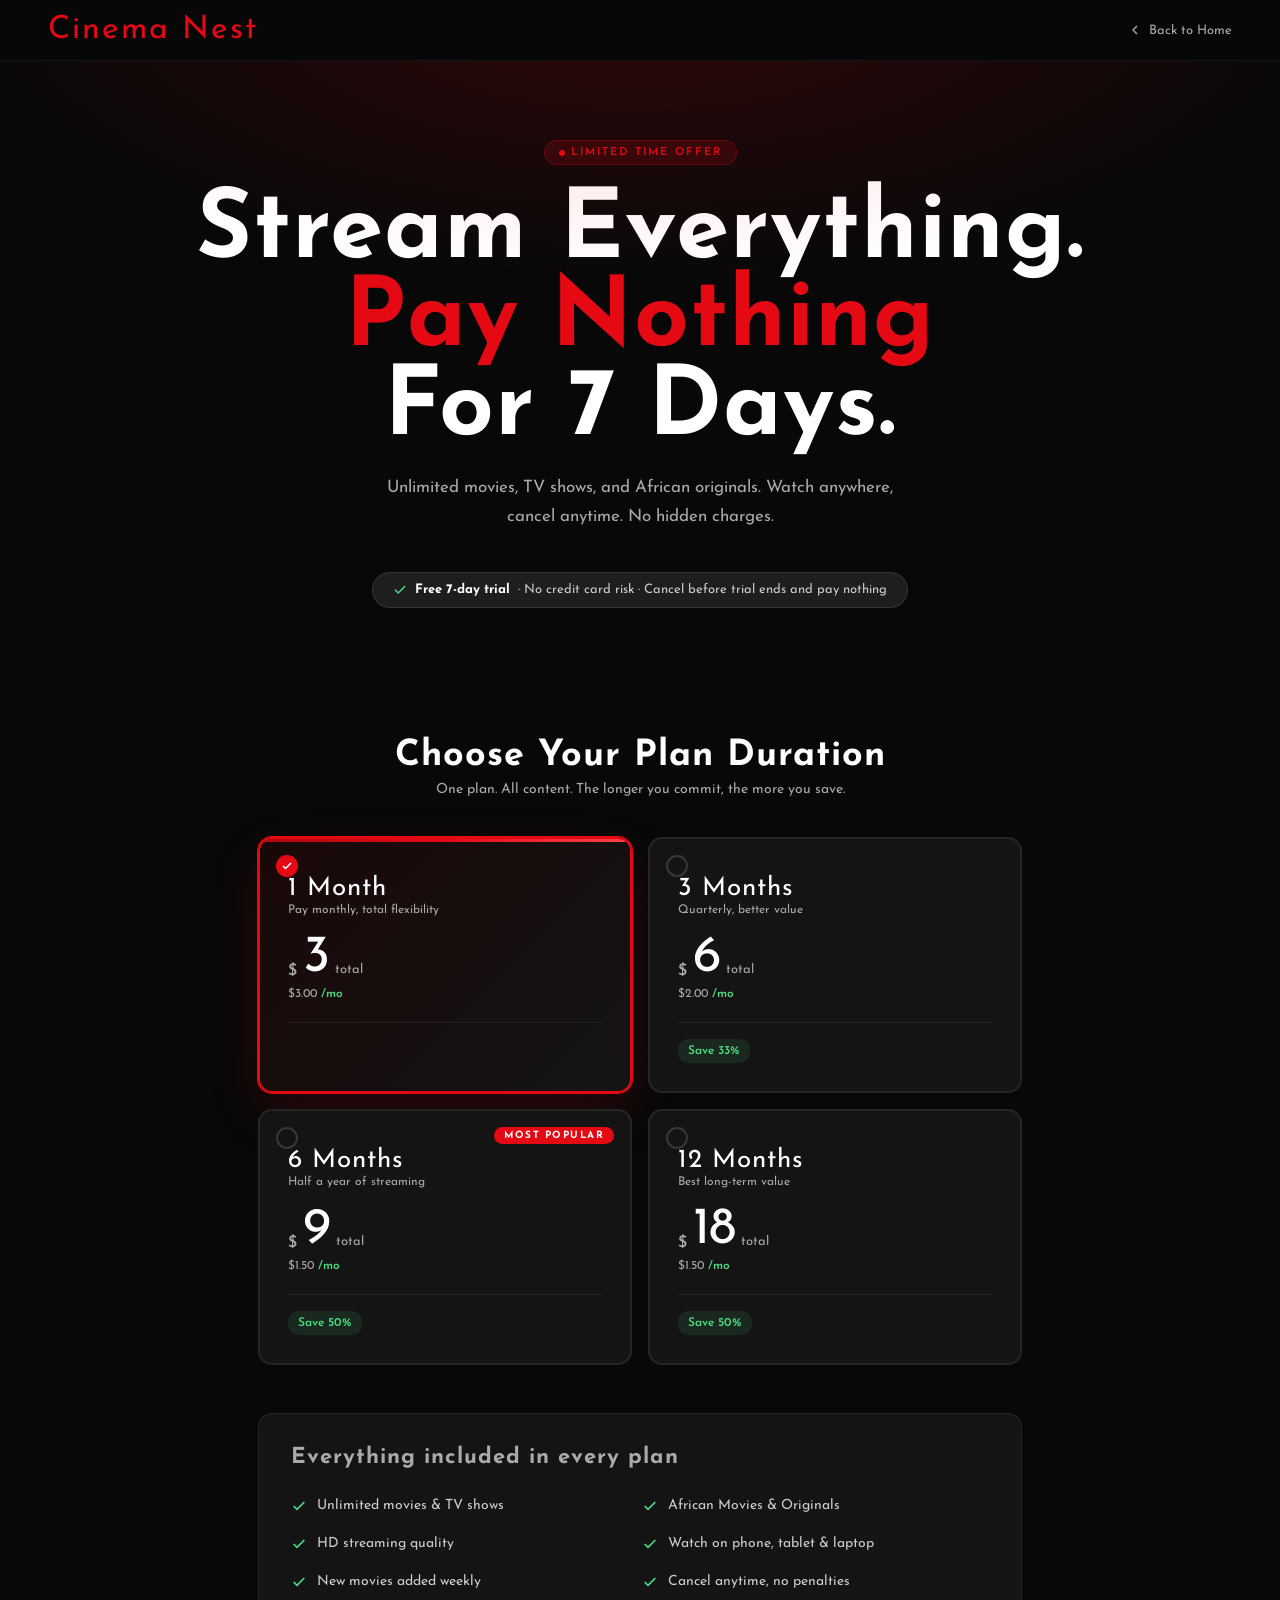
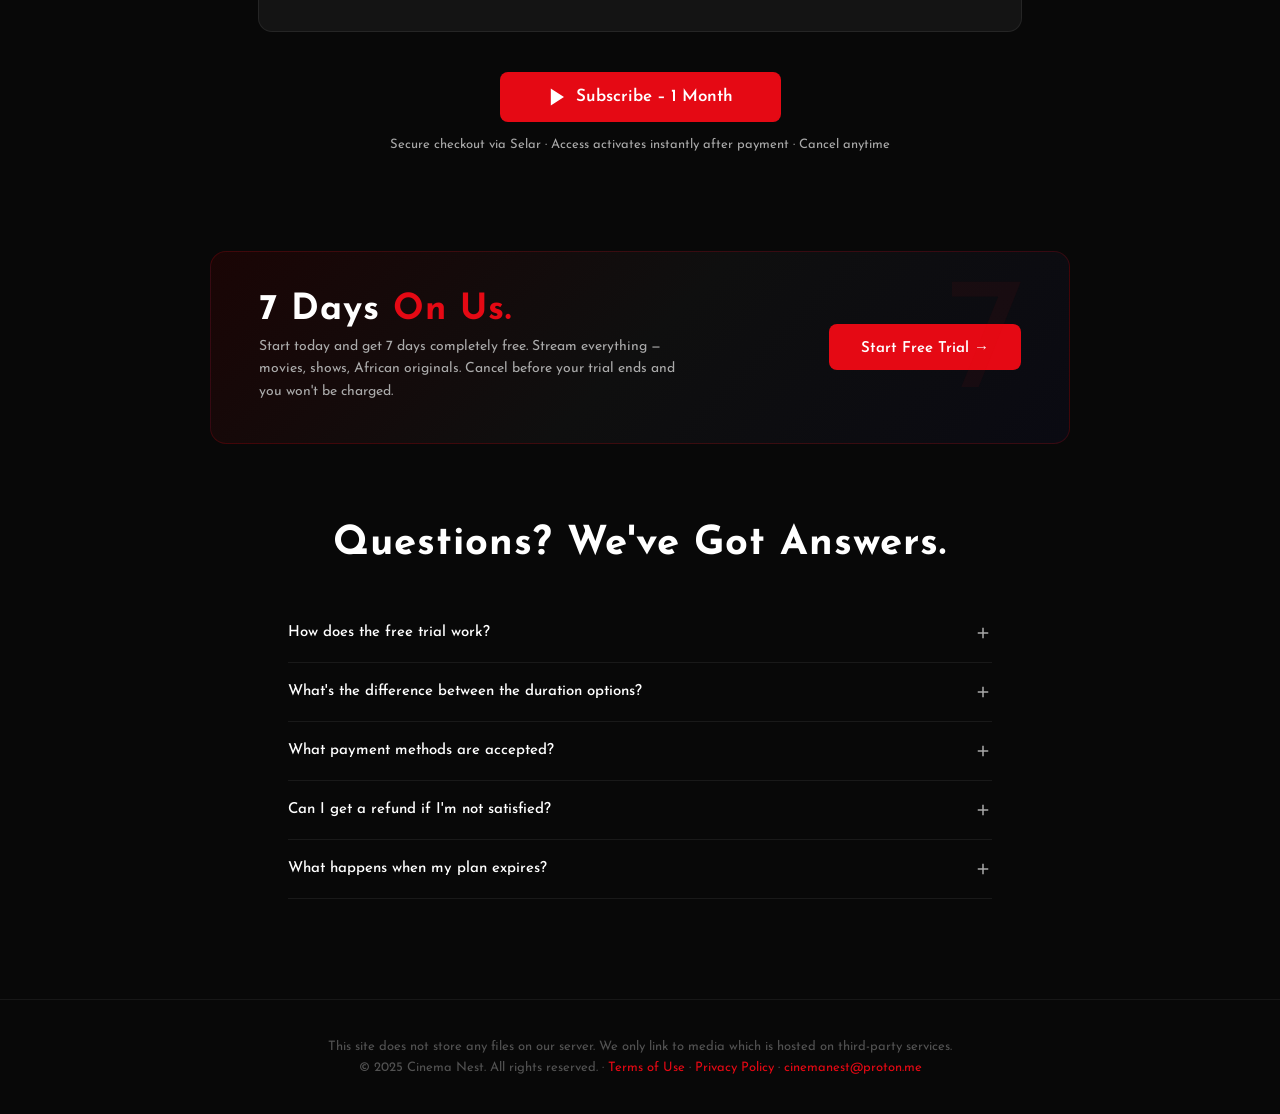
<file: pricing.html>
<!DOCTYPE html>
<html lang="en">
<head>
<meta charset="UTF-8">
<meta name="viewport" content="width=device-width, initial-scale=1.0">
<title>Cinema Nest – Plans & Pricing</title>
<link rel="manifest" href="/manifest.json">
<meta name="theme-color" content="#0a0a0a">
<link rel="icon" href="/icons/icon-192.png">
<link rel="apple-touch-icon" href="/icons/icon-192.png">
<link href="https://fonts.googleapis.com/css2?family=Josefin+Sans:wght@300;400;500;600;700&display=swap" rel="stylesheet">
<style>
:root {
  --red: #e50914;
  --red-dark: #b0060f;
  --bg: #0a0a0a;
  --surface: #141414;
  --surface2: #1e1e1e;
  --text: #fff;
  --muted: #aaa;
  --radius: 6px;
}
*, *::before, *::after { margin: 0; padding: 0; box-sizing: border-box; }
body { background: #080808; color: var(--text); font-family: 'Josefin Sans', sans-serif; overflow-x: hidden; min-height: 100vh; }

/* ─── NAV ─── */
.nav {
  position: fixed; top: 0; width: 100%; z-index: 1000;
  display: flex; align-items: center; justify-content: space-between;
  padding: 14px 48px;
  background: rgba(8,8,8,.96); backdrop-filter: blur(12px);
  border-bottom: 1px solid rgba(255,255,255,.05);
}
.logo { font-family: 'Josefin Sans', sans-serif; font-size: 32px; color: var(--red); letter-spacing: 2px; cursor: pointer; text-decoration: none; }
.nav-back { color: var(--muted); font-size: 13px; text-decoration: none; display: flex; align-items: center; gap: 6px; transition: color .2s; }
.nav-back:hover { color: var(--text); }
.nav-back svg { width: 16px; height: 16px; stroke: currentColor; fill: none; stroke-width: 2; }

/* ─── HERO ─── */
.hero {
  padding: 140px 48px 70px;
  text-align: center; position: relative; overflow: hidden;
}
.hero::before {
  content: ''; position: absolute; inset: 0;
  background: radial-gradient(ellipse 80% 60% at 50% 0%, rgba(229,9,20,.18) 0%, transparent 70%);
  pointer-events: none;
}
.hero-eyebrow {
  display: inline-flex; align-items: center; gap: 6px;
  background: rgba(229,9,20,.15); border: 1px solid rgba(229,9,20,.3);
  color: var(--red); font-size: 11px; font-weight: 600;
  letter-spacing: 2px; text-transform: uppercase;
  padding: 6px 14px; border-radius: 20px; margin-bottom: 24px;
}
.hero-eyebrow span { width: 6px; height: 6px; border-radius: 50%; background: var(--red); animation: pulse 2s infinite; }
@keyframes pulse { 0%,100%{opacity:1;transform:scale(1)} 50%{opacity:.5;transform:scale(.7)} }
.hero h1 {
  font-family: 'Josefin Sans', sans-serif;
  font-size: clamp(48px, 8vw, 96px);
  line-height: .92; letter-spacing: 1px; margin-bottom: 20px;
}
.hero h1 span { color: var(--red); }
.hero p { font-size: 17px; color: var(--muted); line-height: 1.7; max-width: 520px; margin: 0 auto 40px; }
.trial-badge {
  display: inline-flex; align-items: center; gap: 8px;
  background: var(--surface2); border: 1px solid rgba(255,255,255,.1);
  padding: 10px 20px; border-radius: 30px; font-size: 13px; color: #ccc;
}
.trial-badge strong { color: #fff; }

/* ─── PRICING SECTION ─── */
.pricing-section { padding: 60px 48px 100px; max-width: 860px; margin: 0 auto; }

.section-label {
  text-align: center; margin-bottom: 40px;
}
.section-label h2 {
  font-family: 'Josefin Sans', sans-serif;
  font-size: 36px; letter-spacing: 1px; margin-bottom: 8px;
}
.section-label p { font-size: 14px; color: var(--muted); }

/* ─── DURATION CARDS ─── */
.duration-grid {
  display: grid;
  grid-template-columns: repeat(2, 1fr);
  gap: 16px;
  margin-bottom: 48px;
}

.duration-card {
  background: var(--surface);
  border: 2px solid rgba(255,255,255,.07);
  border-radius: 14px; padding: 28px;
  cursor: pointer; position: relative; overflow: hidden;
  transition: border-color .25s, background .25s, transform .25s, box-shadow .25s;
  user-select: none;
}
.duration-card:hover {
  border-color: rgba(229,9,20,.5);
  transform: translateY(-3px);
  box-shadow: 0 16px 40px rgba(0,0,0,.4);
}
.duration-card.selected {
  border-color: var(--red);
  background: linear-gradient(135deg, #1a0808 0%, #141414 100%);
  box-shadow: 0 0 0 1px var(--red), 0 20px 50px rgba(229,9,20,.15);
}
.duration-card.selected::before {
  content: ''; position: absolute; top: 0; left: 0; right: 0; height: 3px;
  background: linear-gradient(90deg, var(--red-dark), var(--red), #ff4444);
}
.duration-card.featured-duration {
  grid-column: span 1;
}

/* Popular badge */
.pop-badge {
  position: absolute; top: 16px; right: 16px;
  background: var(--red); color: #fff;
  font-size: 10px; font-weight: 700; letter-spacing: 1.5px;
  text-transform: uppercase; padding: 3px 10px; border-radius: 10px;
}

/* Selected checkmark */
.check-ring {
  position: absolute; top: 16px; left: 16px;
  width: 22px; height: 22px; border-radius: 50%;
  border: 2px solid rgba(255,255,255,.15);
  display: flex; align-items: center; justify-content: center;
  transition: background .2s, border-color .2s;
}
.duration-card.selected .check-ring {
  background: var(--red); border-color: var(--red);
}
.check-ring svg { width: 12px; height: 12px; stroke: #fff; fill: none; stroke-width: 3; opacity: 0; transition: opacity .2s; }
.duration-card.selected .check-ring svg { opacity: 1; }

.duration-header { margin-top: 8px; margin-bottom: 16px; }
.duration-name {
  font-family: 'Josefin Sans', sans-serif;
  font-size: 26px; letter-spacing: 1px; margin-bottom: 2px;
}
.duration-sub { font-size: 12px; color: var(--muted); }

.duration-price-row { display: flex; align-items: flex-end; gap: 6px; margin-bottom: 4px; }
.duration-currency { font-size: 16px; font-weight: 600; color: var(--muted); margin-bottom: 5px; }
.duration-amount { font-family: 'Josefin Sans', sans-serif; font-size: 52px; line-height: 1; letter-spacing: -1px; }
.duration-period { font-size: 13px; color: var(--muted); margin-bottom: 8px; }

.duration-per-month {
  font-size: 12px; color: var(--muted); margin-bottom: 16px; min-height: 18px;
}
.duration-per-month span { color: #4ade80; font-weight: 600; }

.duration-divider { border: none; border-top: 1px solid rgba(255,255,255,.06); margin-bottom: 16px; }

.duration-saving {
  display: inline-flex; align-items: center; gap: 5px;
  font-size: 12px; font-weight: 600;
  padding: 3px 10px; border-radius: 10px;
  min-height: 24px;
}
.duration-saving.green { background: rgba(74,222,128,.1); color: #4ade80; }
.duration-saving.none { color: transparent; }

/* ─── FEATURES ─── */
.features-box {
  background: var(--surface); border: 1px solid rgba(255,255,255,.07);
  border-radius: 14px; padding: 32px; margin-bottom: 40px;
}
.features-box h3 {
  font-family: 'Josefin Sans', sans-serif;
  font-size: 22px; letter-spacing: 1px; margin-bottom: 20px; color: var(--muted);
}
.features-grid { display: grid; grid-template-columns: repeat(2, 1fr); gap: 4px; }
.feature-item {
  display: flex; align-items: center; gap: 10px;
  font-size: 14px; color: #ccc; padding: 9px 0;
}
.feature-item svg { width: 16px; height: 16px; stroke: #4ade80; fill: none; stroke-width: 2.5; flex-shrink: 0; }

/* ─── CTA ─── */
.cta-block { text-align: center; }
.btn-subscribe {
  background: var(--red); color: #fff;
  padding: 16px 48px; border-radius: 8px;
  font-size: 17px; font-weight: 600; cursor: pointer;
  border: none; font-family: inherit;
  transition: background .2s, transform .15s;
  display: inline-flex; align-items: center; gap: 10px;
  margin-bottom: 16px;
}
.btn-subscribe:hover { background: var(--red-dark); transform: scale(1.03); }
.btn-subscribe svg { width: 18px; height: 18px; stroke: currentColor; fill: none; stroke-width: 2.5; }
.cta-note { font-size: 13px; color: var(--muted); }
.cta-note strong { color: #fff; }

/* ─── TRIAL STRIP ─── */
.trial-strip {
  background: linear-gradient(135deg, #1a0505 0%, #0f0f0f 50%, #0a0a12 100%);
  border: 1px solid rgba(229,9,20,.2);
  border-radius: 16px; padding: 40px 48px;
  display: flex; align-items: center; justify-content: space-between;
  gap: 32px; max-width: 860px; margin: 0 auto 80px;
  position: relative; overflow: hidden;
}
.trial-strip::after {
  content: '7'; position: absolute; right: 48px; top: 50%; transform: translateY(-50%);
  font-family: 'Josefin Sans', sans-serif; font-size: 160px; line-height: 1;
  color: rgba(229,9,20,.06); pointer-events: none; letter-spacing: -4px;
}
.trial-strip-text h2 { font-family: 'Josefin Sans', sans-serif; font-size: 36px; letter-spacing: 1px; margin-bottom: 8px; }
.trial-strip-text h2 span { color: var(--red); }
.trial-strip-text p { font-size: 14px; color: var(--muted); max-width: 420px; line-height: 1.6; }
.btn-trial {
  background: var(--red); color: #fff; padding: 14px 32px; border-radius: 8px;
  font-size: 15px; font-weight: 600; cursor: pointer; border: none;
  font-family: inherit; white-space: nowrap; flex-shrink: 0;
  transition: background .2s, transform .15s;
}
.btn-trial:hover { background: var(--red-dark); transform: scale(1.03); }

/* ─── FAQ ─── */
.faq-section { padding: 0 48px 100px; max-width: 800px; margin: 0 auto; }
.faq-section h2 { font-family: 'Josefin Sans', sans-serif; font-size: 40px; letter-spacing: 1px; text-align: center; margin-bottom: 40px; }
.faq-item { border-bottom: 1px solid rgba(255,255,255,.07); }
.faq-q {
  width: 100%; background: none; border: none; color: var(--text);
  font-family: 'Josefin Sans', sans-serif; font-size: 15px; font-weight: 500;
  text-align: left; padding: 20px 0; cursor: pointer;
  display: flex; align-items: center; justify-content: space-between; gap: 16px;
}
.faq-q svg { width: 18px; height: 18px; stroke: var(--muted); fill: none; stroke-width: 2; flex-shrink: 0; transition: transform .3s; }
.faq-item.open .faq-q svg { transform: rotate(45deg); stroke: var(--red); }
.faq-a { font-size: 14px; color: var(--muted); line-height: 1.7; max-height: 0; overflow: hidden; transition: max-height .35s ease, padding .35s; }
.faq-item.open .faq-a { max-height: 200px; padding-bottom: 20px; }

/* ─── FOOTER ─── */
.footer { text-align: center; padding: 40px 48px; border-top: 1px solid rgba(255,255,255,.06); }
.footer p { font-size: 13px; color: rgba(255,255,255,.3); }
.footer a { color: var(--red); text-decoration: none; }

/* ─── RESPONSIVE ─── */
@media(max-width: 700px) {
  .nav { padding: 12px 20px; }
  .hero { padding: 120px 20px 60px; }
  .pricing-section { padding: 40px 20px 80px; }
  .duration-grid { grid-template-columns: 1fr; gap:12px; }
  .features-grid { grid-template-columns: 1fr; }
  .trial-strip { flex-direction: column; padding: 28px 20px; margin: 0 16px 60px; }
  .trial-strip::after { display: none; }
  .faq-section { padding: 0 20px 80px; }
  .duration-amount { font-size: 40px; }
  .hero h1 { font-size: clamp(40px, 10vw, 60px); }
  .hero p { font-size: 15px; }
  .footer { padding: 32px 20px; }
}
</style>
</head>
<body>

<!-- NAV -->
<nav class="nav">
  <a href="index.html" class="logo">Cinema Nest</a>
  <a href="index.html" class="nav-back">
    <svg viewBox="0 0 24 24"><polyline points="15 18 9 12 15 6"/></svg>
    Back to Home
  </a>
</nav>

<!-- HERO -->
<div class="hero">
  <div class="hero-eyebrow">
    <span></span>
    Limited Time Offer
  </div>
  <h1>Stream Everything.<br><span>Pay Nothing</span><br>For 7 Days.</h1>
  <p>Unlimited movies, TV shows, and African originals. Watch anywhere, cancel anytime. No hidden charges.</p>
  <div class="trial-badge">
    <svg width="14" height="14" viewBox="0 0 24 24" fill="none" stroke="#4ade80" stroke-width="2.5" stroke-linecap="round"><polyline points="20 6 9 17 4 12"/></svg>
    <strong>Free 7-day trial</strong> · No credit card risk · Cancel before trial ends and pay nothing
  </div>
</div>

<!-- PRICING -->
<div class="pricing-section">

  <div class="section-label">
    <h2>Choose Your Plan Duration</h2>
    <p>One plan. All content. The longer you commit, the more you save.</p>
  </div>

  <div class="duration-grid">

    <!-- 1 MONTH -->
    <div class="duration-card selected" id="card-1m" onclick="selectPlan('1m')">
      <div class="check-ring"><svg viewBox="0 0 24 24"><polyline points="20 6 9 17 4 12"/></svg></div>
      <div class="duration-header">
        <div class="duration-name">1 Month</div>
        <div class="duration-sub">Pay monthly, total flexibility</div>
      </div>
      <div class="duration-price-row">
        <span class="duration-currency">$</span>
        <span class="duration-amount">3</span>
        <span class="duration-period">total</span>
      </div>
      <div class="duration-per-month">$3.00 <span>/mo</span></div>
      <hr class="duration-divider">
      <span class="duration-saving none">–</span>
    </div>

    <!-- 3 MONTHS -->
    <div class="duration-card" id="card-3m" onclick="selectPlan('3m')">
      <div class="check-ring"><svg viewBox="0 0 24 24"><polyline points="20 6 9 17 4 12"/></svg></div>
      <div class="duration-header">
        <div class="duration-name">3 Months</div>
        <div class="duration-sub">Quarterly, better value</div>
      </div>
      <div class="duration-price-row">
        <span class="duration-currency">$</span>
        <span class="duration-amount">6</span>
        <span class="duration-period">total</span>
      </div>
      <div class="duration-per-month">$2.00 <span>/mo</span></div>
      <hr class="duration-divider">
      <span class="duration-saving green">Save 33%</span>
    </div>

    <!-- 6 MONTHS -->
    <div class="duration-card featured-duration" id="card-6m" onclick="selectPlan('6m')">
      <span class="pop-badge">Most Popular</span>
      <div class="check-ring"><svg viewBox="0 0 24 24"><polyline points="20 6 9 17 4 12"/></svg></div>
      <div class="duration-header">
        <div class="duration-name">6 Months</div>
        <div class="duration-sub">Half a year of streaming</div>
      </div>
      <div class="duration-price-row">
        <span class="duration-currency">$</span>
        <span class="duration-amount">9</span>
        <span class="duration-period">total</span>
      </div>
      <div class="duration-per-month">$1.50 <span>/mo</span></div>
      <hr class="duration-divider">
      <span class="duration-saving green">Save 50%</span>
    </div>

    <!-- 12 MONTHS -->
    <div class="duration-card" id="card-12m" onclick="selectPlan('12m')">
      <div class="check-ring"><svg viewBox="0 0 24 24"><polyline points="20 6 9 17 4 12"/></svg></div>
      <div class="duration-header">
        <div class="duration-name">12 Months</div>
        <div class="duration-sub">Best long-term value</div>
      </div>
      <div class="duration-price-row">
        <span class="duration-currency">$</span>
        <span class="duration-amount">18</span>
        <span class="duration-period">total</span>
      </div>
      <div class="duration-per-month">$1.50 <span>/mo</span></div>
      <hr class="duration-divider">
      <span class="duration-saving green">Save 50%</span>
    </div>

  </div>

  <!-- WHAT'S INCLUDED -->
  <div class="features-box">
    <h3>Everything included in every plan</h3>
    <div class="features-grid">
      <div class="feature-item">
        <svg viewBox="0 0 24 24"><polyline points="20 6 9 17 4 12"/></svg>
        Unlimited movies & TV shows
      </div>
      <div class="feature-item">
        <svg viewBox="0 0 24 24"><polyline points="20 6 9 17 4 12"/></svg>
        African Movies & Originals
      </div>
      <div class="feature-item">
        <svg viewBox="0 0 24 24"><polyline points="20 6 9 17 4 12"/></svg>
        HD streaming quality
      </div>
      <div class="feature-item">
        <svg viewBox="0 0 24 24"><polyline points="20 6 9 17 4 12"/></svg>
        Watch on phone, tablet & laptop
      </div>
      <div class="feature-item">
        <svg viewBox="0 0 24 24"><polyline points="20 6 9 17 4 12"/></svg>
        New movies added weekly
      </div>
      <div class="feature-item">
        <svg viewBox="0 0 24 24"><polyline points="20 6 9 17 4 12"/></svg>
        Cancel anytime, no penalties
      </div>
    </div>
  </div>

  <!-- CTA -->
  <div class="cta-block">
    <button class="btn-subscribe" id="main-cta" onclick="goToCheckout()">
      <svg viewBox="0 0 24 24"><polygon points="5 3 19 12 5 21 5 3" fill="currentColor"/></svg>
      <span id="cta-label">Subscribe – 1 Month</span>
    </button>
    <p class="cta-note">Secure checkout via Selar · Access activates instantly after payment · Cancel anytime</p>
  </div>

</div>

<!-- TRIAL STRIP -->
<div class="trial-strip">
  <div class="trial-strip-text">
    <h2>7 Days <span>On Us.</span></h2>
    <p>Start today and get 7 days completely free. Stream everything — movies, shows, African originals. Cancel before your trial ends and you won't be charged.</p>
  </div>
  <button class="btn-trial" onclick="goToCheckout()">Start Free Trial →</button>
</div>

<!-- FAQ -->
<div class="faq-section">
  <h2>Questions? We've Got Answers.</h2>

  <div class="faq-item">
    <button class="faq-q" onclick="toggleFaq(this)">
      How does the free trial work?
      <svg viewBox="0 0 24 24"><line x1="12" y1="5" x2="12" y2="19"/><line x1="5" y1="12" x2="19" y2="12"/></svg>
    </button>
    <div class="faq-a">When you sign up, you get 7 days of full access completely free. You'll enter your payment details upfront, but nothing is charged until your trial ends. Cancel any time before day 7 and you pay nothing.</div>
  </div>

  <div class="faq-item">
    <button class="faq-q" onclick="toggleFaq(this)">
      What's the difference between the duration options?
      <svg viewBox="0 0 24 24"><line x1="12" y1="5" x2="12" y2="19"/><line x1="5" y1="12" x2="19" y2="12"/></svg>
    </button>
    <div class="faq-a">Cinema Nest offers four plan lengths — 1, 3, 6, and 12 months — all with full access to every movie, show, and feature. Longer plans cost less per month: $3/mo for 1 month, $2/mo for 3 months, and $1.50/mo for 6 or 12 months.</div>
  </div>

  <div class="faq-item">
    <button class="faq-q" onclick="toggleFaq(this)">
      What payment methods are accepted?
      <svg viewBox="0 0 24 24"><line x1="12" y1="5" x2="12" y2="19"/><line x1="5" y1="12" x2="19" y2="12"/></svg>
    </button>
    <div class="faq-a">We accept Mobile money, Crrypto, Visa, Mastercard, and all major debit/credit cards — powered by Paystack, Africa's most trusted payment platform. All payments are fully encrypted and secure.</div>
  </div>

  <div class="faq-item">
    <button class="faq-q" onclick="toggleFaq(this)">
      Can I get a refund if I'm not satisfied?
      <svg viewBox="0 0 24 24"><line x1="12" y1="5" x2="12" y2="19"/><line x1="5" y1="12" x2="19" y2="12"/></svg>
    </button>
    <div class="faq-a">That's what the free trial is for! You get 7 full days to explore Cinema Nest risk-free. If you cancel during the trial, you owe nothing. After the trial, plans are non-refundable but you keep access for your full subscription period.</div>
  </div>

  <div class="faq-item">
    <button class="faq-q" onclick="toggleFaq(this)">
      What happens when my plan expires?
      <svg viewBox="0 0 24 24"><line x1="12" y1="5" x2="12" y2="19"/><line x1="5" y1="12" x2="19" y2="12"/></svg>
    </button>
    <div class="faq-a">You'll receive an email reminder before your plan ends. You can renew for the same or a different duration at any time. Your watchlist and preferences are saved so you can pick up right where you left off.</div>
  </div>

</div>

<!-- FOOTER -->
<div class="footer">
  <p style="margin-bottom:8px;">This site does not store any files on our server. We only link to media which is hosted on third-party services.</p>
  <p>© 2025 Cinema Nest. All rights reserved. · <a href="#">Terms of Use</a> · <a href="#">Privacy Policy</a> · <a href="mailto:cinemanest@proton.me">cinemanest@proton.me</a></p>
</div>

<script>
// ── SELAR PRODUCT LINK ──
const SELAR_LINKS = {
  '1m':  'https://selar.com/1c7tz476t8',
  '3m':  'https://selar.com/851861q275',
  '6m':  'https://selar.com/6487z415ih',
  '12m': 'https://selar.com/5rc8s61861',
};

const PLAN_LABELS = {
  '1m':  'Subscribe – 1 Month',
  '3m':  'Subscribe – 3 Months',
  '6m':  'Subscribe – 6 Months',
  '12m': 'Subscribe – 12 Months',
};

let selectedPlan = '1m';

function selectPlan(plan) {
  // Remove selected from all
  document.querySelectorAll('.duration-card').forEach(c => c.classList.remove('selected'));
  // Add to clicked
  document.getElementById('card-' + plan).classList.add('selected');
  selectedPlan = plan;
  // Update CTA label
  document.getElementById('cta-label').textContent = PLAN_LABELS[plan];
}

function goToCheckout() {
  // Remember which plan was chosen so activate.html can read it back
  // if Selar's own redirect doesn't carry a plan param (it's a fallback only —
  // the redirect URL configured on each Selar product is the source of truth).
  try { localStorage.setItem('cinemanest-pending-plan', selectedPlan); } catch {}
  window.location.href = SELAR_LINKS[selectedPlan] || SELAR_LINKS['1m'];
}

function toggleFaq(btn) {
  const item = btn.closest('.faq-item');
  const isOpen = item.classList.contains('open');
  document.querySelectorAll('.faq-item').forEach(i => i.classList.remove('open'));
  if (!isOpen) item.classList.add('open');
}
</script>
<script>
if ('serviceWorker' in navigator) {
  window.addEventListener('load', () => {
    navigator.serviceWorker.register('/sw.js').catch(() => {});
  });
}
</script>
</body>
</html>
</file>
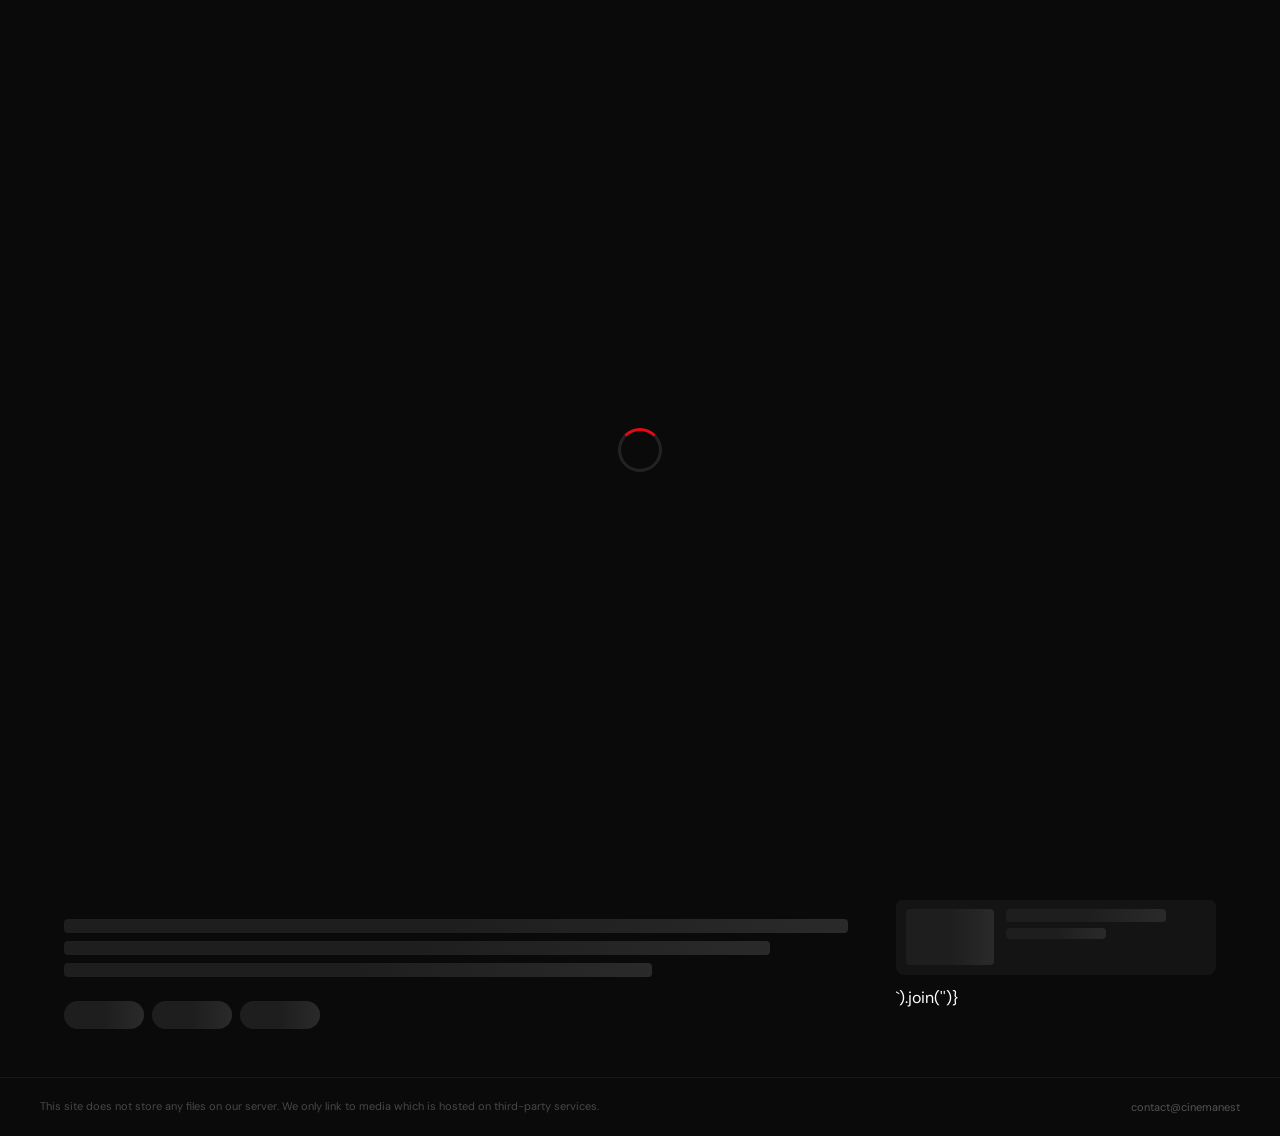
<file: watch (2).html>
<!DOCTYPE html>
<html lang="en">
<head>
<meta charset="UTF-8">
<meta name="viewport" content="width=device-width, initial-scale=1.0">
<title>Watch – Cinema Nest</title>
<link href="https://fonts.googleapis.com/css2?family=Bebas+Neue&family=DM+Sans:wght@300;400;500;600&display=swap" rel="stylesheet">
<style>
:root {
  --red: #e50914;
  --red-dark: #b0060f;
  --bg: #0a0a0a;
  --surface: #141414;
  --surface2: #1e1e1e;
  --text: #fff;
  --muted: #aaa;
  --radius: 6px;
}
*, *::before, *::after { margin: 0; padding: 0; box-sizing: border-box; }
body { background: var(--bg); color: var(--text); font-family: 'DM Sans', sans-serif; min-height: 100vh; }

/* ── NAV ── */
.nav {
  display: flex; align-items: center; justify-content: space-between;
  padding: 16px 40px;
  background: rgba(10,10,10,.95);
  backdrop-filter: blur(12px);
  border-bottom: 1px solid rgba(255,255,255,.06);
  position: sticky; top: 0; z-index: 100;
}
.logo { font-family: 'Bebas Neue', sans-serif; font-size: 26px; color: var(--red); letter-spacing: 2px; text-decoration: none; }
.nav-back {
  display: flex; align-items: center; gap: 8px;
  color: var(--muted); font-size: 13px; text-decoration: none;
  transition: color .2s;
}
.nav-back:hover { color: #fff; }
.nav-back svg { width: 16px; height: 16px; stroke: currentColor; fill: none; stroke-width: 2.5; }
.nav-right { display: flex; align-items: center; gap: 16px; }

/* ── PLAYER SECTION ── */
.player-wrap {
  background: #000;
  position: relative;
}
.player-container {
  max-width: 1200px;
  margin: 0 auto;
  position: relative;
}
.player-frame-wrap {
  position: relative;
  padding-top: 56.25%; /* 16:9 */
  background: #000;
}
.player-frame-wrap iframe {
  position: absolute;
  inset: 0; width: 100%; height: 100%;
  border: none;
}
.player-loading {
  position: absolute; inset: 0;
  display: flex; flex-direction: column; align-items: center; justify-content: center;
  background: #000; gap: 16px; z-index: 10;
}
.player-loading .spinner {
  width: 44px; height: 44px;
  border: 3px solid rgba(255,255,255,.1);
  border-top-color: var(--red);
  border-radius: 50%;
  animation: spin 0.9s linear infinite;
}
.player-loading p { font-size: 13px; color: var(--muted); }

/* ── SOURCE SWITCHER ── */
.source-bar {
  background: var(--surface);
  border-bottom: 1px solid rgba(255,255,255,.06);
}
.source-inner {
  max-width: 1200px; margin: 0 auto;
  padding: 10px 24px;
  display: flex; align-items: center; gap: 10px; flex-wrap: wrap;
}
.source-label { font-size: 11px; color: var(--muted); text-transform: uppercase; letter-spacing: 1px; font-weight: 600; margin-right: 4px; }
.source-btn {
  background: rgba(255,255,255,.06); border: 1px solid rgba(255,255,255,.1);
  color: var(--muted); font-size: 12px; font-family: inherit; font-weight: 600;
  padding: 5px 14px; border-radius: 20px; cursor: pointer; transition: all .2s;
}
.source-btn:hover { background: rgba(255,255,255,.12); color: #fff; }
.source-btn.active { background: var(--red); border-color: var(--red); color: #fff; }
.source-note { font-size: 11px; color: rgba(255,255,255,.25); margin-left: auto; }

/* ── TV SEASON SELECTOR ── */
#season-bar {
  background: var(--surface);
  border-bottom: 1px solid rgba(255,255,255,.06);
  display: none;
}
.season-inner {
  max-width: 1200px; margin: 0 auto;
  padding: 10px 24px;
  display: flex; align-items: center; gap: 10px; flex-wrap: wrap;
}
.season-label { font-size: 11px; color: var(--muted); text-transform: uppercase; letter-spacing: 1px; font-weight: 600; }
.season-select, .episode-select {
  background: var(--surface2); border: 1px solid rgba(255,255,255,.12);
  color: #fff; font-family: inherit; font-size: 13px;
  padding: 6px 12px; border-radius: 6px; cursor: pointer; outline: none;
  appearance: none; -webkit-appearance: none;
  background-image: url("data:image/svg+xml,%3Csvg xmlns='http://www.w3.org/2000/svg' width='10' height='6' fill='none' stroke='%23aaa' stroke-width='2'%3E%3Cpath d='M1 1l4 4 4-4'/%3E%3C/svg%3E");
  background-repeat: no-repeat; background-position: right 10px center;
  padding-right: 28px;
}
.episode-grid {
  max-width: 1200px; margin: 0 auto;
  padding: 0 24px 16px;
  display: flex; gap: 8px; flex-wrap: wrap;
}
.ep-btn {
  background: var(--surface2); border: 1px solid rgba(255,255,255,.08);
  color: var(--muted); font-size: 12px; font-family: inherit;
  padding: 5px 13px; border-radius: 4px; cursor: pointer; transition: all .2s;
}
.ep-btn:hover { background: rgba(255,255,255,.12); color: #fff; }
.ep-btn.active { background: var(--red); border-color: var(--red); color: #fff; }

/* ── CONTENT BELOW PLAYER ── */
.content-wrap {
  max-width: 1200px; margin: 0 auto;
  padding: 28px 24px 48px;
  display: grid;
  grid-template-columns: 1fr 320px;
  gap: 48px;
}
@media (max-width: 860px) {
  .content-wrap { grid-template-columns: 1fr; gap: 32px; }
}

/* ── MAIN INFO ── */
.movie-title {
  font-family: 'Bebas Neue', sans-serif;
  font-size: clamp(28px, 4vw, 48px);
  letter-spacing: 1px; line-height: 1; margin-bottom: 12px;
}
.movie-meta {
  display: flex; align-items: center; gap: 14px;
  flex-wrap: wrap; margin-bottom: 20px; font-size: 13px; color: var(--muted);
}
.meta-badge {
  background: rgba(255,255,255,.08); border: 1px solid rgba(255,255,255,.12);
  padding: 3px 10px; border-radius: 4px; font-size: 12px; color: #ddd;
}
.meta-badge.rating-badge { color: #fbbf24; border-color: rgba(251,191,36,.3); background: rgba(251,191,36,.08); }
.movie-overview {
  font-size: 14px; color: #ccc; line-height: 1.75;
  margin-bottom: 24px; max-width: 680px;
}
.movie-overview.clamped {
  display: -webkit-box; -webkit-line-clamp: 3; -webkit-box-orient: vertical; overflow: hidden;
}
.read-more { color: var(--red); font-size: 13px; cursor: pointer; background: none; border: none; font-family: inherit; padding: 0; margin-bottom: 24px; display: block; }

.cast-section { margin-bottom: 24px; }
.section-label { font-size: 11px; font-weight: 700; letter-spacing: 1.5px; text-transform: uppercase; color: var(--muted); margin-bottom: 12px; }
.cast-list { display: flex; gap: 10px; flex-wrap: wrap; }
.cast-pill {
  background: var(--surface2); border: 1px solid rgba(255,255,255,.08);
  font-size: 12px; color: #ddd; padding: 5px 12px; border-radius: 20px;
}

.genres-list { display: flex; gap: 8px; flex-wrap: wrap; }
.genre-tag {
  background: rgba(229,9,20,.1); border: 1px solid rgba(229,9,20,.25);
  color: var(--red); font-size: 12px; padding: 4px 12px; border-radius: 20px;
  font-weight: 600;
}

/* ── SIDEBAR: RELATED ── */
.sidebar-title { font-family: 'Bebas Neue', sans-serif; font-size: 22px; letter-spacing: 1px; margin-bottom: 16px; }
.related-list { display: flex; flex-direction: column; gap: 12px; }
.related-card {
  display: flex; gap: 12px; cursor: pointer;
  padding: 10px; border-radius: 8px;
  background: var(--surface);
  border: 1px solid rgba(255,255,255,.05);
  transition: background .2s, border-color .2s;
  text-decoration: none; color: inherit;
}
.related-card:hover { background: var(--surface2); border-color: rgba(255,255,255,.12); }
.related-thumb {
  width: 88px; height: 56px; object-fit: cover;
  border-radius: 4px; flex-shrink: 0; background: #222;
}
.related-info { flex: 1; min-width: 0; }
.related-title { font-size: 13px; font-weight: 600; margin-bottom: 4px; white-space: nowrap; overflow: hidden; text-overflow: ellipsis; }
.related-meta { font-size: 11px; color: var(--muted); }
.related-play {
  display: flex; align-items: center; justify-content: center;
  width: 28px; height: 28px; border-radius: 50%;
  background: rgba(229,9,20,.15); border: 1px solid rgba(229,9,20,.3);
  flex-shrink: 0; align-self: center; transition: background .2s;
}
.related-card:hover .related-play { background: var(--red); border-color: var(--red); }
.related-play svg { width: 10px; height: 10px; fill: var(--red); }
.related-card:hover .related-play svg { fill: #fff; }

/* ── PAYWALL OVERLAY ── */
#paywall {
  display: none; position: fixed; inset: 0;
  background: rgba(0,0,0,.88); z-index: 500;
  backdrop-filter: blur(8px);
  align-items: center; justify-content: center;
}
/* Auth loading — covers everything until Firebase resolves session */
#auth-loading {
  position: fixed; inset: 0; background: var(--bg);
  z-index: 9999; display: flex; align-items: center; justify-content: center;
}
#auth-loading .spinner {
  width: 44px; height: 44px;
  border: 3px solid rgba(255,255,255,.1);
  border-top-color: var(--red);
  border-radius: 50%;
  animation: spin 0.9s linear infinite;
}
.paywall-box {
  background: var(--surface); border: 1px solid rgba(255,255,255,.1);
  border-radius: 14px; padding: 48px 40px; max-width: 420px; width: 90%;
  text-align: center;
}
.paywall-icon {
  width: 64px; height: 64px; border-radius: 16px;
  background: rgba(229,9,20,.12); border: 1px solid rgba(229,9,20,.25);
  display: flex; align-items: center; justify-content: center; margin: 0 auto 24px;
}
.paywall-box h2 { font-family: 'Bebas Neue', sans-serif; font-size: 34px; letter-spacing: 1px; margin-bottom: 10px; }
.paywall-box p { font-size: 14px; color: var(--muted); line-height: 1.7; margin-bottom: 28px; }
.paywall-btn {
  display: block; width: 100%; background: var(--red); color: #fff; border: none;
  border-radius: 6px; font-family: 'DM Sans', sans-serif; font-size: 15px; font-weight: 600;
  padding: 14px; cursor: pointer; text-decoration: none; transition: background .2s; margin-bottom: 10px;
}
.paywall-btn:hover { background: var(--red-dark); }
.paywall-btn.secondary {
  background: rgba(255,255,255,.07); border: 1px solid rgba(255,255,255,.12); color: #ddd;
}
.paywall-btn.secondary:hover { background: rgba(255,255,255,.12); }

/* ── SKELETON ── */
.skeleton { background: linear-gradient(90deg, #1e1e1e 25%, #2a2a2a 50%, #1e1e1e 75%); background-size: 200% 100%; animation: shimmer 1.4s infinite; border-radius: 4px; }
@keyframes shimmer { 0%{background-position:200% 0} 100%{background-position:-200% 0} }
@keyframes spin { to { transform: rotate(360deg); } }
@keyframes fadeIn { from{opacity:0;transform:translateY(12px)} to{opacity:1;transform:none} }
.fade-in { animation: fadeIn .4s ease both; }

/* ── FOOTER ── */
footer {
  border-top: 1px solid rgba(255,255,255,.06);
  padding: 20px 40px;
  display: flex; align-items: center; justify-content: space-between;
  flex-wrap: wrap; gap: 10px;
}
footer p { font-size: 11px; color: rgba(255,255,255,.25); line-height: 1.6; max-width: 580px; }
footer a { font-size: 11px; color: rgba(255,255,255,.3); text-decoration: none; transition: color .2s; }
footer a:hover { color: var(--red); }

/* ── MOBILE ── */
@media (max-width: 600px) {
  .nav { padding: 14px 16px; }
  .content-wrap { padding: 20px 16px 40px; }
  .source-inner, .season-inner { padding: 10px 16px; }
  footer { padding: 16px; }
  .source-note { display: none; }
}
</style>
</head>
<body>

<!-- NAV -->
<nav class="nav">
  <a href="index.html" class="logo" style="display:flex;align-items:center;">
    <svg width="150" height="38" viewBox="0 0 170 44" fill="none" xmlns="http://www.w3.org/2000/svg" style="display:block;">
      <circle cx="22" cy="22" r="14" stroke="#e50914" stroke-width="2"/>
      <circle cx="22" cy="22" r="5" fill="#e50914"/>
      <circle cx="22" cy="10" r="2.5" fill="#e50914"/>
      <circle cx="22" cy="34" r="2.5" fill="#e50914"/>
      <circle cx="10" cy="22" r="2.5" fill="#e50914"/>
      <circle cx="34" cy="22" r="2.5" fill="#e50914"/>
      <line x1="13.5" y1="13.5" x2="17.5" y2="17.5" stroke="#e50914" stroke-width="1.5" stroke-linecap="round"/>
      <line x1="30.5" y1="13.5" x2="26.5" y2="17.5" stroke="#e50914" stroke-width="1.5" stroke-linecap="round"/>
      <line x1="13.5" y1="30.5" x2="17.5" y2="26.5" stroke="#e50914" stroke-width="1.5" stroke-linecap="round"/>
      <line x1="30.5" y1="30.5" x2="26.5" y2="26.5" stroke="#e50914" stroke-width="1.5" stroke-linecap="round"/>
      <path d="M10 35 Q22 28 34 35" stroke="#e50914" stroke-width="2" fill="none" stroke-linecap="round"/>
      <path d="M7 40 Q22 31 37 40" stroke="#e50914" stroke-width="1.5" fill="none" stroke-linecap="round" opacity="0.6"/>
      <text x="46" y="28" font-family="'Bebas Neue', Georgia, serif" font-size="26" letter-spacing="2" fill="#ffffff">CINEMA</text>
      <text x="120" y="28" font-family="'Bebas Neue', Georgia, serif" font-size="26" letter-spacing="2" fill="#e50914">NEST</text>
    </svg>
  </a>
  <div class="nav-right">
    <a href="index.html" class="nav-back">
      <svg viewBox="0 0 24 24"><polyline points="15 18 9 12 15 6"/></svg>
      Back to Browse
    </a>
  </div>
</nav>

<!-- PLAYER -->
<div class="player-wrap">
  <div class="player-container">
    <div class="player-frame-wrap" id="player-frame-wrap">
      <div class="player-loading" id="player-loading">
        <div class="spinner"></div>
        <p>Loading player…</p>
      </div>
      <iframe id="player-iframe" allowfullscreen allow="autoplay; fullscreen; encrypted-media; picture-in-picture" referrerpolicy="no-referrer" style="opacity:0;transition:opacity .4s;"></iframe>
    </div>
  </div>
</div>

<!-- SOURCE SWITCHER -->
<div class="source-bar">
  <div class="source-inner">
    <span class="source-label">Server</span>
    <button class="source-btn active" onclick="switchSource(0, this)">Server 1</button>
    <button class="source-btn" onclick="switchSource(1, this)">Server 2</button>
    <button class="source-btn" onclick="switchSource(2, this)">Server 3</button>
    <span class="source-note">If one server doesn't load, try another</span>
  </div>
</div>

<!-- TV SEASON / EPISODE BAR -->
<div id="season-bar">
  <div class="season-inner">
    <span class="season-label">Season</span>
    <select class="season-select" id="season-select" onchange="loadEpisodes()"></select>
    <span class="season-label" style="margin-left:8px;">Episode</span>
    <select class="episode-select" id="episode-select" onchange="loadEpisode()"></select>
  </div>
</div>

<!-- CONTENT -->
<div class="content-wrap fade-in" id="content-wrap">

  <!-- MAIN -->
  <div id="main-info">
    <div class="skeleton" style="height:44px;width:60%;margin-bottom:14px;"></div>
    <div class="skeleton" style="height:18px;width:40%;margin-bottom:20px;"></div>
    <div class="skeleton" style="height:14px;width:100%;margin-bottom:8px;"></div>
    <div class="skeleton" style="height:14px;width:90%;margin-bottom:8px;"></div>
    <div class="skeleton" style="height:14px;width:75%;margin-bottom:24px;"></div>
    <div style="display:flex;gap:8px;">
      <div class="skeleton" style="height:28px;width:80px;border-radius:20px;"></div>
      <div class="skeleton" style="height:28px;width:80px;border-radius:20px;"></div>
      <div class="skeleton" style="height:28px;width:80px;border-radius:20px;"></div>
    </div>
  </div>

  <!-- SIDEBAR -->
  <div id="sidebar">
    <div class="sidebar-title">More Like This</div>
    <div class="related-list" id="related-list">
      ${[1,2,3,4].map(() => `
        <div style="display:flex;gap:12px;padding:10px;background:var(--surface);border-radius:8px;">
          <div class="skeleton" style="width:88px;height:56px;border-radius:4px;flex-shrink:0;"></div>
          <div style="flex:1;">
            <div class="skeleton" style="height:13px;width:80%;margin-bottom:6px;"></div>
            <div class="skeleton" style="height:11px;width:50%;"></div>
          </div>
        </div>`).join('')}
    </div>
  </div>

</div>

<!-- AUTH LOADING — hides content until Firebase resolves -->
<div id="auth-loading">
  <div class="spinner"></div>
</div>

<!-- PAYWALL -->
<div id="paywall">
  <div class="paywall-box">
    <div class="paywall-icon">
      <svg viewBox="0 0 24 24" width="28" height="28" fill="none" stroke="#e50914" stroke-width="2">
        <rect x="3" y="11" width="18" height="11" rx="2"/><path d="M7 11V7a5 5 0 0 1 10 0v4"/>
      </svg>
    </div>
    <h2>Members Only</h2>
    <p>Start your 7-day free trial to watch unlimited movies and TV shows — no payment needed to begin.</p>
    <a href="signup.html" class="paywall-btn">Start Free Trial</a>
    <a href="signup.html" class="paywall-btn secondary" onclick="localStorage.setItem('intent','signin');return true;">Already a member? Sign In</a>
  </div>
</div>

<!-- FOOTER -->
<footer>
  <p>This site does not store any files on our server. We only link to media which is hosted on third-party services.</p>
  <a href="mailto:contact@cinemanest">contact@cinemanest</a>
</footer>

<script type="module">
  import { initializeApp } from "https://www.gstatic.com/firebasejs/10.12.0/firebase-app.js";
  import { getAuth, onAuthStateChanged } from "https://www.gstatic.com/firebasejs/10.12.0/firebase-auth.js";
  import { getFirestore, doc, getDoc, setDoc, serverTimestamp } from "https://www.gstatic.com/firebasejs/10.12.0/firebase-firestore.js";

  const firebaseConfig = {
    apiKey: "AIzaSyARv0yl2troYUULCo-7avpF4yg5nZ-xoEE",
    authDomain: "cinema-nest-2bf23.firebaseapp.com",
    projectId: "cinema-nest-2bf23",
    storageBucket: "cinema-nest-2bf23.firebasestorage.app",
    messagingSenderId: "912475832817",
    appId: "1:912475832817:web:7d0de62cac82a04c4e8450"
  };

  const app  = initializeApp(firebaseConfig);
  const auth = getAuth(app);
  const db   = getFirestore(app);

  // ── Config ──
  const API_KEY = '1d3ae144acfb6bfcb25f70361cedcf29';
  const API     = 'https://api.themoviedb.org/3';
  const IMG     = 'https://image.tmdb.org/t/p/original';
  const IMG_W   = 'https://image.tmdb.org/t/p/w500';

  const params = new URLSearchParams(window.location.search);
  const mediaId   = params.get('id');
  const mediaType = params.get('type') || 'movie'; // 'movie' | 'tv'

  let currentSeason  = 1;
  let currentEpisode = 1;
  let currentSource  = 0;
  let mediaData      = null;

  // ── Player sources ──
  // Each returns a URL given (id, type, season, episode)
  const SOURCES = [
    // vidlink.pro — clean, reliable, TMDB-based
    (id, type, s, e) => type === 'tv'
      ? `https://vidlink.pro/tv/${id}/${s}/${e}?autoplay=true`
      : `https://vidlink.pro/movie/${id}?autoplay=true`,
    // 2embed.stream — widely used, good uptime
    (id, type, s, e) => type === 'tv'
      ? `https://www.2embed.stream/embed/tv/${id}/${s}/${e}`
      : `https://www.2embed.stream/embed/movie/${id}`,
    // multiembed.mov — fallback
    (id, type, s, e) => type === 'tv'
      ? `https://multiembed.mov/?tmdb=1&video_id=${id}&s=${s}&e=${e}`
      : `https://multiembed.mov/?tmdb=1&video_id=${id}`,
  ];

  function buildSrc() {
    return SOURCES[currentSource](mediaId, mediaType, currentSeason, currentEpisode);
  }

  function loadPlayer() {
    const iframe  = document.getElementById('player-iframe');
    const loading = document.getElementById('player-loading');
    loading.style.display = 'flex';
    iframe.style.opacity = '0';
    iframe.src = buildPlayer(buildSrc());
    iframe.onload = () => {
      loading.style.display = 'none';
      iframe.style.opacity = '1';
    };
  }

  // Wrap in a sandboxed page that embeds the iframe to avoid X-Frame issues
  function buildPlayer(src) {
    return src; // direct embed — works with vidsrc
  }

  window.switchSource = (idx, btn) => {
    document.querySelectorAll('.source-btn').forEach(b => b.classList.remove('active'));
    btn.classList.add('active');
    currentSource = idx;
    loadPlayer();
  };

  // ── TV: populate season/episode dropdowns ──
  async function loadTVSeasons(totalSeasons) {
    const seasonBar    = document.getElementById('season-bar');
    const seasonSelect = document.getElementById('season-select');
    const episodeSelect = document.getElementById('episode-select');
    seasonBar.style.display = 'block';

    seasonSelect.innerHTML = '';
    for (let s = 1; s <= totalSeasons; s++) {
      const opt = document.createElement('option');
      opt.value = s; opt.textContent = `Season ${s}`;
      seasonSelect.appendChild(opt);
    }

    await loadEpisodes();
  }

  window.loadEpisodes = async () => {
    currentSeason = parseInt(document.getElementById('season-select').value);
    const episodeSelect = document.getElementById('episode-select');
    episodeSelect.innerHTML = '<option>Loading…</option>';

    try {
      const res  = await fetch(`${API}/tv/${mediaId}/season/${currentSeason}?api_key=${API_KEY}`);
      const data = await res.json();
      const eps  = data.episodes || [];
      episodeSelect.innerHTML = '';
      eps.forEach(ep => {
        const opt = document.createElement('option');
        opt.value = ep.episode_number;
        opt.textContent = `Ep ${ep.episode_number}${ep.name ? ' – ' + ep.name : ''}`;
        episodeSelect.appendChild(opt);
      });
      currentEpisode = 1;
      episodeSelect.value = 1;
      loadPlayer();
    } catch {
      episodeSelect.innerHTML = '<option value="1">Episode 1</option>';
      loadPlayer();
    }
  };

  window.loadEpisode = () => {
    currentEpisode = parseInt(document.getElementById('episode-select').value);
    loadPlayer();
  };

  // ── Save watch history to Firestore ──
  async function saveWatchHistory(user) {
    if (!mediaData) return;
    try {
      const ref = doc(db, 'users', user.uid, 'watchHistory', String(mediaId));
      await setDoc(ref, {
        mediaId, mediaType,
        title: mediaData.title || mediaData.name || '',
        poster: mediaData.poster_path || '',
        backdrop: mediaData.backdrop_path || '',
        watchedAt: serverTimestamp(),
      }, { merge: true });
    } catch (e) { /* silent fail */ }
  }

  // ── Fetch metadata ──
  async function loadMetadata() {
    try {
      const res  = await fetch(`${API}/${mediaType}/${mediaId}?api_key=${API_KEY}&append_to_response=credits,similar`);
      mediaData  = await res.json();

      // Title
      const title   = mediaData.title || mediaData.name || '';
      const year    = (mediaData.release_date || mediaData.first_air_date || '').slice(0, 4);
      const rating  = mediaData.vote_average ? mediaData.vote_average.toFixed(1) : null;
      const runtime = mediaData.runtime
        ? `${Math.floor(mediaData.runtime / 60)}h ${mediaData.runtime % 60}m`
        : mediaData.number_of_seasons
        ? `${mediaData.number_of_seasons} Season${mediaData.number_of_seasons > 1 ? 's' : ''}`
        : '';
      const genres  = (mediaData.genres || []).slice(0, 4).map(g => g.name);
      const cast    = (mediaData.credits?.cast || []).slice(0, 8).map(c => c.name);
      const overview = mediaData.overview || '';
      const similar  = (mediaData.similar?.results || []).filter(x => x.poster_path || x.backdrop_path).slice(0, 6);

      document.title = `${title} – Cinema Nest`;

      // ── Render main info ──
      const mainEl = document.getElementById('main-info');
      mainEl.innerHTML = `
        <h1 class="movie-title">${title}</h1>
        <div class="movie-meta">
          ${rating ? `<span class="meta-badge rating-badge">★ ${rating}</span>` : ''}
          ${year ? `<span class="meta-badge">${year}</span>` : ''}
          ${runtime ? `<span class="meta-badge">${runtime}</span>` : ''}
          <span class="meta-badge">${mediaType === 'tv' ? 'TV Series' : 'Movie'}</span>
        </div>
        <p class="movie-overview clamped" id="overview-text">${overview}</p>
        ${overview.length > 200 ? `<button class="read-more" id="read-more-btn" onclick="toggleOverview()">Read more</button>` : ''}
        ${genres.length ? `
          <div class="cast-section">
            <div class="section-label">Genres</div>
            <div class="genres-list">${genres.map(g => `<span class="genre-tag">${g}</span>`).join('')}</div>
          </div>` : ''}
        ${cast.length ? `
          <div class="cast-section" style="margin-top:20px;">
            <div class="section-label">Cast</div>
            <div class="cast-list">${cast.map(c => `<span class="cast-pill">${c}</span>`).join('')}</div>
          </div>` : ''}
      `;

      // ── TV: load season bar ──
      if (mediaType === 'tv' && mediaData.number_of_seasons) {
        await loadTVSeasons(mediaData.number_of_seasons);
      } else {
        loadPlayer();
      }

      // ── Render related ──
      const relatedEl = document.getElementById('related-list');
      if (similar.length) {
        relatedEl.innerHTML = similar.map(item => {
          const img  = item.backdrop_path ? IMG_W + item.backdrop_path : (item.poster_path ? IMG_W + item.poster_path : '');
          const t    = item.title || item.name || '';
          const yr   = (item.release_date || item.first_air_date || '').slice(0, 4);
          const rat  = item.vote_average ? '★ ' + item.vote_average.toFixed(1) : '';
          return `
            <a class="related-card" href="watch.html?id=${item.id}&type=${mediaType}">
              <img class="related-thumb" src="${img}" alt="${t}" onerror="this.style.display='none'">
              <div class="related-info">
                <div class="related-title">${t}</div>
                <div class="related-meta">${[yr, rat].filter(Boolean).join(' · ')}</div>
              </div>
              <div class="related-play">
                <svg viewBox="0 0 24 24"><polygon points="5 3 19 12 5 21 5 3"/></svg>
              </div>
            </a>`;
        }).join('');
      } else {
        relatedEl.innerHTML = '<p style="font-size:13px;color:var(--muted);">No suggestions found.</p>';
      }

    } catch (err) {
      console.error('Metadata error:', err);
      document.getElementById('main-info').innerHTML = '<p style="color:var(--muted)">Could not load content details.</p>';
      loadPlayer();
    }
  }

  window.toggleOverview = () => {
    const el  = document.getElementById('overview-text');
    const btn = document.getElementById('read-more-btn');
    if (el.classList.contains('clamped')) {
      el.classList.remove('clamped');
      btn.textContent = 'Show less';
    } else {
      el.classList.add('clamped');
      btn.textContent = 'Read more';
    }
  };

  // ── Auth gate ──
  // Safety timeout — if Firebase doesn't respond in 5s, show paywall
  const authTimeout = setTimeout(() => {
    const loading = document.getElementById('auth-loading');
    if (loading && loading.style.display !== 'none') {
      loading.style.display = 'none';
      document.getElementById('paywall').style.display = 'flex';
    }
  }, 5000);

  onAuthStateChanged(auth, async (user) => {
    clearTimeout(authTimeout);

    // Remove the loading overlay once Firebase resolves
    const authLoading = document.getElementById('auth-loading');
    if (authLoading) authLoading.style.display = 'none';

    if (!user) {
      // Not logged in — show paywall
      document.getElementById('paywall').style.display = 'flex';
      if (mediaId) loadMetadata();
      return;
    }

    // User is logged in — load content immediately
    if (mediaId) {
      await loadMetadata();
      setTimeout(() => saveWatchHistory(user), 5000);
    }

    // Background trial check — only block if trial is *confirmed* expired
    try {
      const snap = await getDoc(doc(db, 'users', user.uid));
      if (snap.exists()) {
        const data = snap.data();
        if (data.trialEnd) {
          const expired = new Date(data.trialEnd) <= new Date();
          if (expired) showExpiredPaywall();
        }
        // No trialEnd field = allow access
      }
    } catch {
      // Firestore unavailable — check localStorage, default to ALLOW
      const saved = localStorage.getItem('cinemanest-trial');
      if (saved) {
        try {
          if (new Date(JSON.parse(saved).end) <= new Date()) showExpiredPaywall();
        } catch {}
      }
    }
  });

  // ── Popup & redirect blocker ──
  // Prevent iframes from opening new tabs/windows
  window.open = () => null;

  // Detect when iframe steals focus (tab-opening trick) and reclaim it
  window.addEventListener('blur', () => {
    setTimeout(() => {
      if (document.activeElement && document.activeElement.tagName === 'IFRAME') {
        window.focus();
      }
    }, 0);
  });

  // Block navigation attempts from inside iframes
  window.addEventListener('message', (e) => {
    if (typeof e.data === 'string' && (e.data.includes('redirect') || e.data.includes('open'))) {
      e.stopImmediatePropagation();
    }
  }, true);


    const pw = document.getElementById('paywall');
    pw.querySelector('h2').textContent = 'Trial Expired';
    pw.querySelector('p').textContent = 'Your free trial has ended. Subscribe to keep watching unlimited movies and shows.';
    pw.querySelector('.paywall-btn').textContent = 'View Plans';
    pw.querySelector('.paywall-btn').href = 'pricing.html';
    const secondary = pw.querySelector('.paywall-btn.secondary');
    if (secondary) secondary.style.display = 'none';
    pw.style.display = 'flex';
  }

</script>
</body>
</html>
</file>
